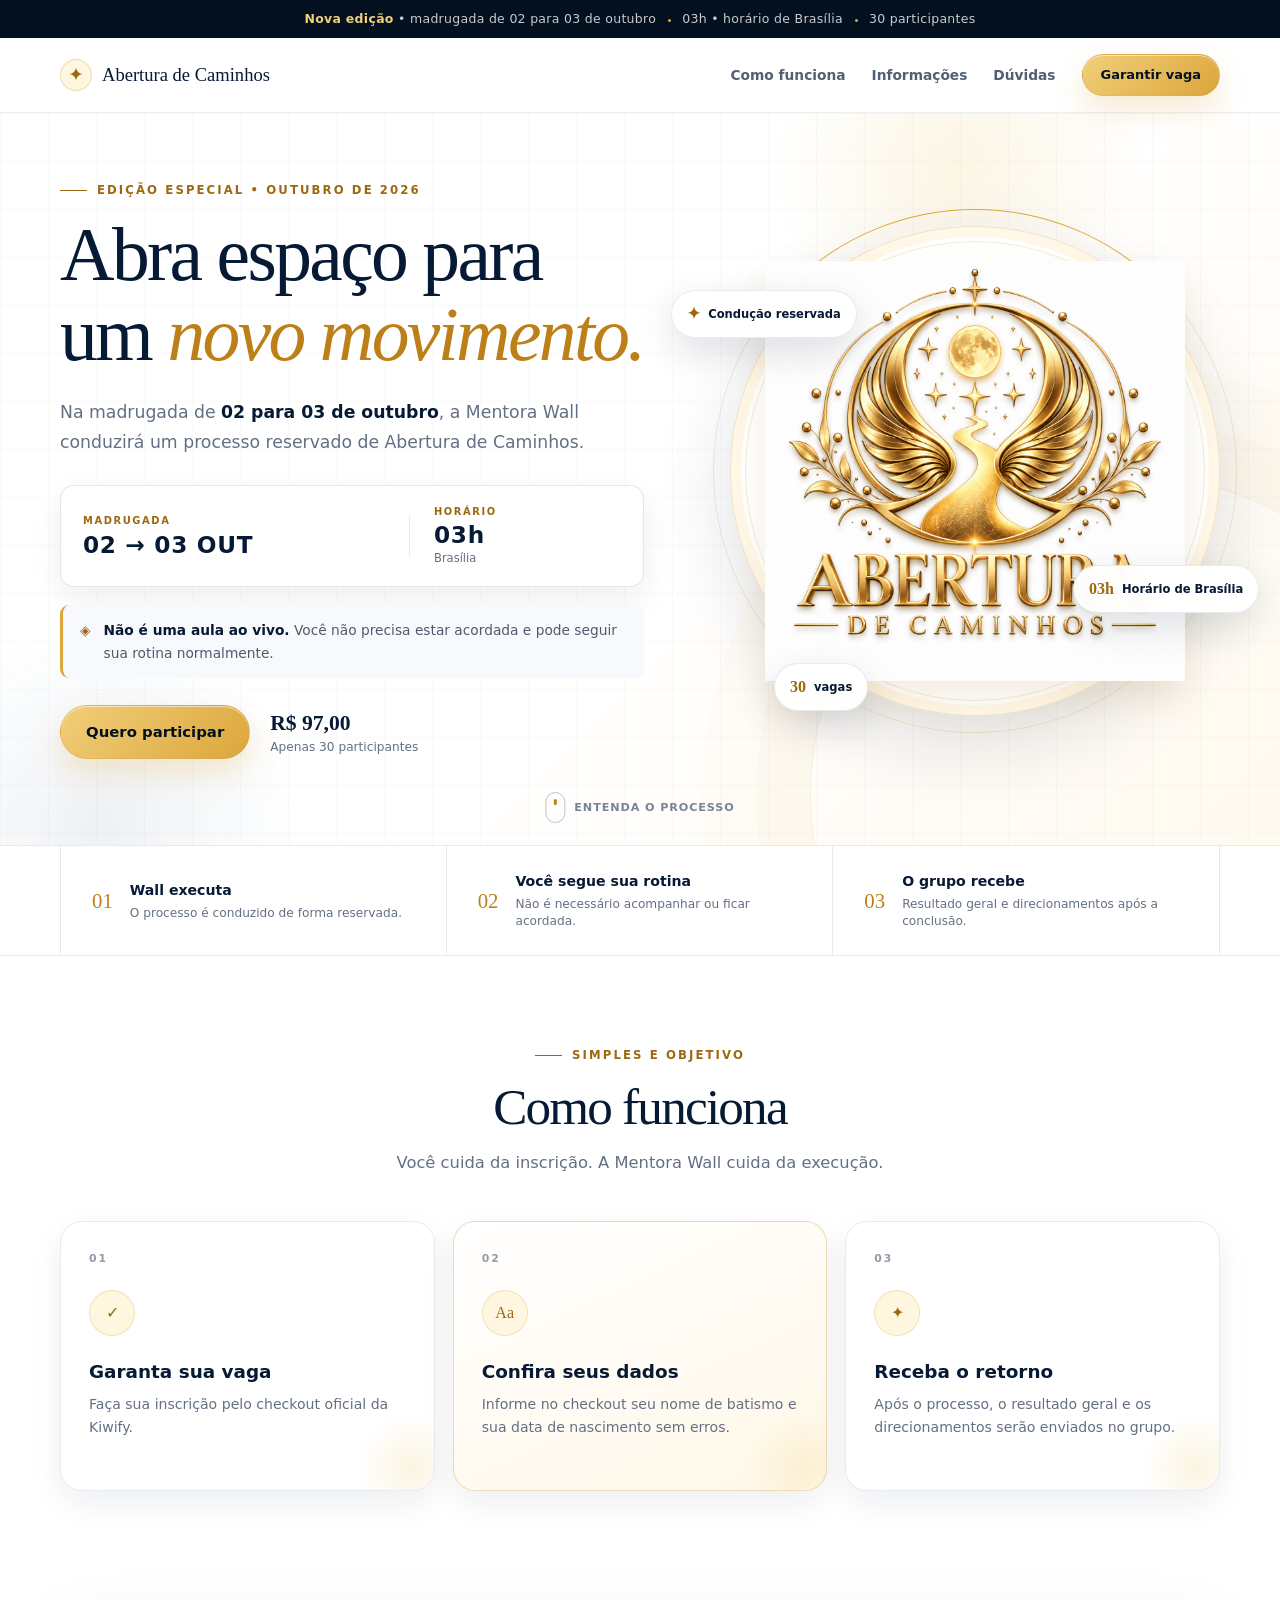
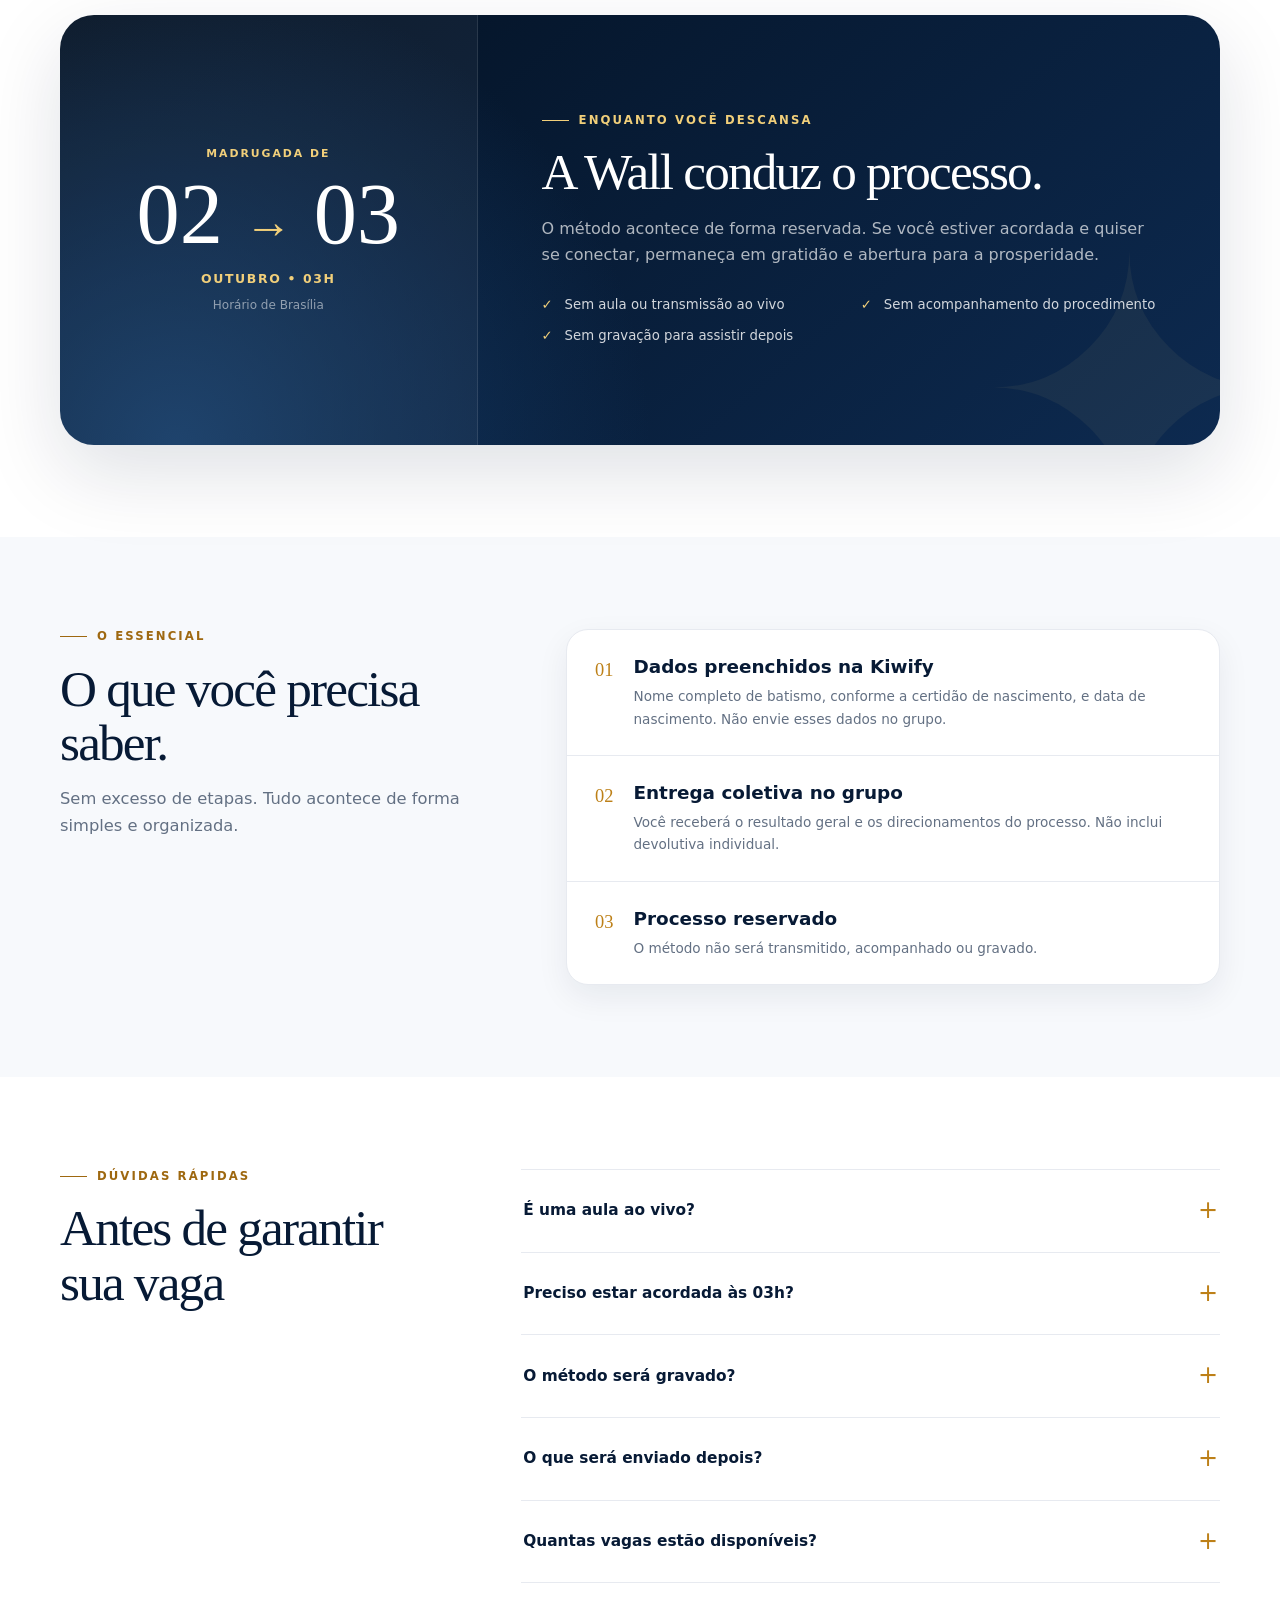
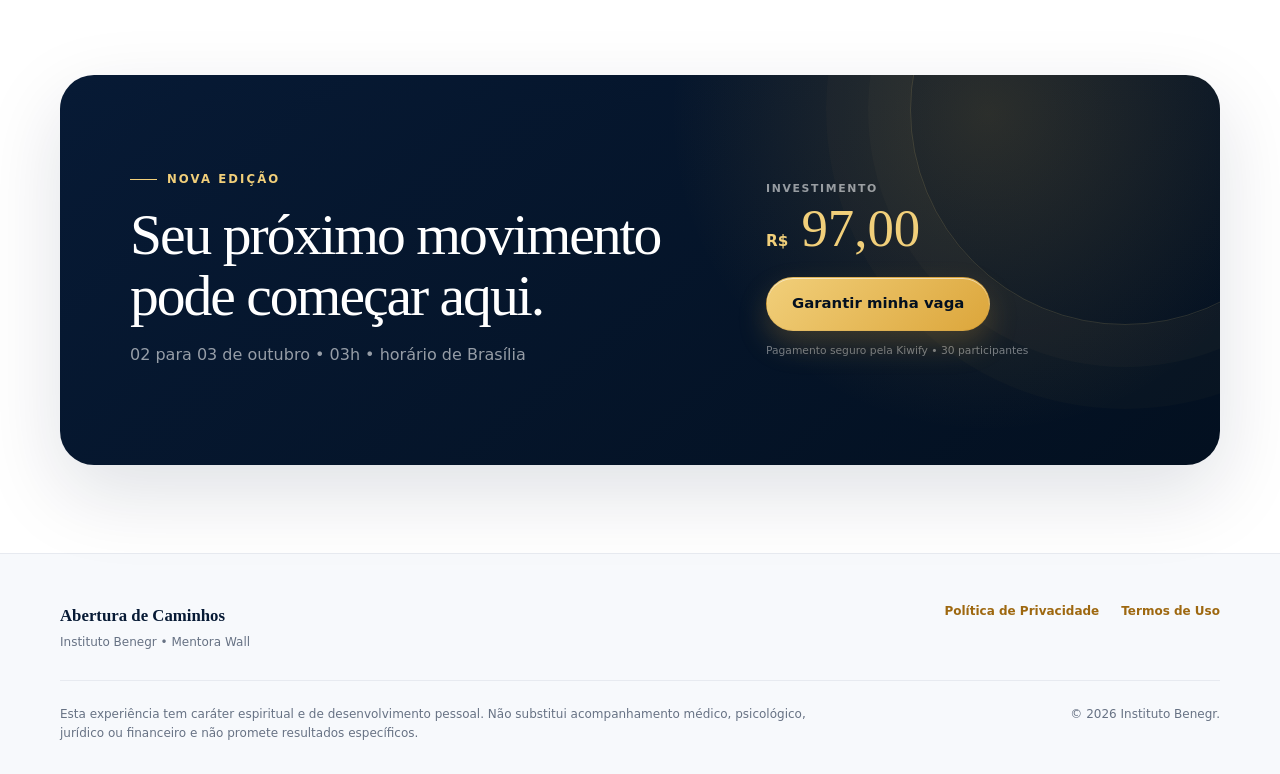
<file: index.html>
<!doctype html>
<html lang="pt-BR">
<head>
  <meta charset="utf-8">
  <meta name="viewport" content="width=device-width, initial-scale=1">
  <meta name="theme-color" content="#ffffff">

  <title>Abertura de Caminhos | Edição Outubro 2026</title>
  <meta name="description" content="Abertura de Caminhos com a Mentora Wall. Processo reservado na madrugada de 02 para 03 de outubro de 2026, às 03h, no horário de Brasília. Apenas 30 participantes.">
  <meta name="author" content="Instituto Benegr">
  <meta name="robots" content="index, follow, max-image-preview:large">
  <link rel="canonical" href="https://SEU-DOMINIO.com.br/">

  <meta property="og:locale" content="pt_BR">
  <meta property="og:type" content="website">
  <meta property="og:site_name" content="Instituto Benegr">
  <meta property="og:title" content="Abertura de Caminhos | Nova edição">
  <meta property="og:description" content="Processo reservado conduzido pela Mentora Wall na madrugada de 02 para 03 de outubro, às 03h, no horário de Brasília.">
  <meta property="og:url" content="https://SEU-DOMINIO.com.br/">
  <meta property="og:image" content="https://SEU-DOMINIO.com.br/assets/og-abertura-caminhos-1200x630.jpg">
  <meta property="og:image:secure_url" content="https://SEU-DOMINIO.com.br/assets/og-abertura-caminhos-1200x630.jpg">
  <meta property="og:image:type" content="image/jpeg">
  <meta property="og:image:width" content="1200">
  <meta property="og:image:height" content="630">
  <meta property="og:image:alt" content="Abertura de Caminhos — madrugada de 02 para 03 de outubro, às 03h, com a Mentora Wall">

  <meta name="twitter:card" content="summary_large_image">
  <meta name="twitter:title" content="Abertura de Caminhos | Nova edição">
  <meta name="twitter:description" content="Processo reservado conduzido pela Mentora Wall na madrugada de 02 para 03 de outubro, às 03h, no horário de Brasília.">
  <meta name="twitter:image" content="https://SEU-DOMINIO.com.br/assets/og-abertura-caminhos-1200x630.jpg">

  <link rel="icon" href="favicon.svg" type="image/svg+xml">
  <link rel="preload" href="assets/logo-abertura-caminhos.png" as="image">
  <link rel="stylesheet" href="assets/styles.css">
  <script src="assets/site.js" defer></script>

  <script type="application/ld+json">
  {
    "@context": "https://schema.org",
    "@graph": [
      {
        "@type": "WebSite",
        "@id": "https://SEU-DOMINIO.com.br/#website",
        "url": "https://SEU-DOMINIO.com.br/",
        "name": "Abertura de Caminhos",
        "description": "Página oficial da edição de outubro de 2026 do Abertura de Caminhos.",
        "inLanguage": "pt-BR"
      },
      {
        "@type": "Organization",
        "@id": "https://SEU-DOMINIO.com.br/#organization",
        "name": "Instituto Benegr",
        "url": "https://SEU-DOMINIO.com.br/",
        "logo": {
          "@type": "ImageObject",
          "url": "https://SEU-DOMINIO.com.br/assets/logo-abertura-caminhos.png",
          "width": 1254,
          "height": 1254
        }
      },
      {
        "@type": "Service",
        "@id": "https://SEU-DOMINIO.com.br/#service",
        "name": "Abertura de Caminhos — Edição Outubro 2026",
        "description": "Processo reservado executado pela Mentora Wall na madrugada de 02 para 03 de outubro de 2026, às 03h, no horário de Brasília.",
        "provider": { "@id": "https://SEU-DOMINIO.com.br/#organization" },
        "areaServed": "BR",
        "inLanguage": "pt-BR",
        "offers": {
          "@type": "Offer",
          "url": "https://pay.kiwify.com.br/B1V5gla?afid=iaZXciTX",
          "price": "97.00",
          "priceCurrency": "BRL",
          "availability": "https://schema.org/LimitedAvailability",
          "priceValidUntil": "2026-10-02"
        }
      },
      {
        "@type": "FAQPage",
        "@id": "https://SEU-DOMINIO.com.br/#faq",
        "mainEntity": [
          {
            "@type": "Question",
            "name": "É uma aula ou transmissão ao vivo?",
            "acceptedAnswer": { "@type": "Answer", "text": "Não. É um processo reservado, executado pela Mentora Wall, sem transmissão e sem possibilidade de acompanhamento ao vivo." }
          },
          {
            "@type": "Question",
            "name": "Preciso estar acordada às 03h?",
            "acceptedAnswer": { "@type": "Answer", "text": "Não. Você pode dormir e seguir sua rotina normalmente. Se estiver acordada e quiser, pode se conectar em gratidão e abertura para a prosperidade." }
          },
          {
            "@type": "Question",
            "name": "O processo será gravado?",
            "acceptedAnswer": { "@type": "Answer", "text": "Não. O método não será gravado e não haverá gravação ou acesso ao procedimento." }
          },
          {
            "@type": "Question",
            "name": "O que receberei após o processo?",
            "acceptedAnswer": { "@type": "Answer", "text": "Após a conclusão, serão compartilhados no grupo o resultado geral e os direcionamentos do processo." }
          }
        ]
      }
    ]
  }
  </script>
</head>
<body>
  <a class="skip-link" href="#conteudo">Ir para o conteúdo</a>
  <div class="page-progress" aria-hidden="true"><span></span></div>

  <div class="announcement">
    <div class="container announcement-inner">
      <span><strong>Nova edição</strong> • madrugada de 02 para 03 de outubro</span>
      <span>03h • horário de Brasília</span>
      <span>30 participantes</span>
    </div>
  </div>

  <header class="site-header" id="topo">
    <div class="container header-inner">
      <a class="wordmark" href="#inicio" aria-label="Abertura de Caminhos — início">
        <span class="wordmark-symbol" aria-hidden="true">✦</span>
        <span>Abertura de Caminhos</span>
      </a>
      <nav aria-label="Navegação principal">
        <a href="#como-funciona">Como funciona</a>
        <a href="#essencial">Informações</a>
        <a href="#duvidas">Dúvidas</a>
        <a class="button button-small" href="https://pay.kiwify.com.br/B1V5gla?afid=iaZXciTX" target="_blank" rel="noopener noreferrer">Garantir vaga</a>
      </nav>
    </div>
  </header>

  <main id="conteudo">
    <section class="hero" id="inicio">
      <div class="hero-glow hero-glow-one" aria-hidden="true"></div>
      <div class="hero-glow hero-glow-two" aria-hidden="true"></div>
      <div class="container hero-grid">
        <div class="hero-copy" data-reveal>
          <p class="eyebrow"><span></span> Edição especial • outubro de 2026</p>
          <h1>Abra espaço para um <em>novo movimento.</em></h1>
          <p class="hero-lead">Na madrugada de <strong>02 para 03 de outubro</strong>, a Mentora Wall conduzirá um processo reservado de Abertura de Caminhos.</p>

          <div class="date-card" aria-label="Data e horário">
            <div><small>Madrugada</small><strong>02 → 03 OUT</strong></div>
            <span aria-hidden="true"></span>
            <div><small>Horário</small><strong>03h</strong><em>Brasília</em></div>
          </div>

          <div class="hero-note">
            <span aria-hidden="true">◈</span>
            <p><strong>Não é uma aula ao vivo.</strong> Você não precisa estar acordada e pode seguir sua rotina normalmente.</p>
          </div>

          <div class="hero-actions">
            <a class="button button-primary" href="https://pay.kiwify.com.br/B1V5gla?afid=iaZXciTX" target="_blank" rel="noopener noreferrer">Quero participar</a>
            <p><strong>R$ 97,00</strong><span>Apenas 30 participantes</span></p>
          </div>
        </div>

        <div class="hero-visual" data-reveal data-delay="120">
          <div class="logo-stage" data-tilt>
            <div class="logo-halo" aria-hidden="true"></div>
            <img src="assets/logo-abertura-caminhos.png" width="1254" height="1254" alt="Logo Abertura de Caminhos">
          </div>
          <div class="floating-pill pill-one"><span>✦</span> Condução reservada</div>
          <div class="floating-pill pill-two"><span>03h</span> Horário de Brasília</div>
          <div class="floating-pill pill-three"><span>30</span> vagas</div>
        </div>
      </div>
      <a class="scroll-cue" href="#como-funciona" aria-label="Ver como funciona"><span></span> Entenda o processo</a>
    </section>

    <section class="quick-facts" aria-label="Resumo do processo">
      <div class="container quick-grid">
        <article data-reveal>
          <span>01</span>
          <div><strong>Wall executa</strong><p>O processo é conduzido de forma reservada.</p></div>
        </article>
        <article data-reveal data-delay="80">
          <span>02</span>
          <div><strong>Você segue sua rotina</strong><p>Não é necessário acompanhar ou ficar acordada.</p></div>
        </article>
        <article data-reveal data-delay="160">
          <span>03</span>
          <div><strong>O grupo recebe</strong><p>Resultado geral e direcionamentos após a conclusão.</p></div>
        </article>
      </div>
    </section>

    <section class="section process-section" id="como-funciona">
      <div class="container">
        <div class="section-heading" data-reveal>
          <p class="eyebrow"><span></span> Simples e objetivo</p>
          <h2>Como funciona</h2>
          <p>Você cuida da inscrição. A Mentora Wall cuida da execução.</p>
        </div>

        <div class="process-grid">
          <article class="process-card" data-reveal>
            <span class="process-number">01</span>
            <div class="process-icon" aria-hidden="true">✓</div>
            <h3>Garanta sua vaga</h3>
            <p>Faça sua inscrição pelo checkout oficial da Kiwify.</p>
          </article>
          <article class="process-card featured" data-reveal data-delay="100">
            <span class="process-number">02</span>
            <div class="process-icon" aria-hidden="true">Aa</div>
            <h3>Confira seus dados</h3>
            <p>Informe no checkout seu nome de batismo e sua data de nascimento sem erros.</p>
          </article>
          <article class="process-card" data-reveal data-delay="200">
            <span class="process-number">03</span>
            <div class="process-icon" aria-hidden="true">✦</div>
            <h3>Receba o retorno</h3>
            <p>Após o processo, o resultado geral e os direcionamentos serão enviados no grupo.</p>
          </article>
        </div>
      </div>
    </section>

    <section class="section clarity-section">
      <div class="container clarity-card" data-reveal>
        <div class="clarity-date">
          <small>Madrugada de</small>
          <strong>02 <em>→</em> 03</strong>
          <span>OUTUBRO • 03H</span>
          <p>Horário de Brasília</p>
        </div>
        <div class="clarity-copy">
          <p class="eyebrow"><span></span> Enquanto você descansa</p>
          <h2>A Wall conduz o processo.</h2>
          <p>O método acontece de forma reservada. Se você estiver acordada e quiser se conectar, permaneça em gratidão e abertura para a prosperidade.</p>
          <ul>
            <li>Sem aula ou transmissão ao vivo</li>
            <li>Sem acompanhamento do procedimento</li>
            <li>Sem gravação para assistir depois</li>
          </ul>
        </div>
      </div>
    </section>

    <section class="section essential-section" id="essencial">
      <div class="container essential-grid">
        <div class="section-heading" data-reveal>
          <p class="eyebrow"><span></span> O essencial</p>
          <h2>O que você precisa saber.</h2>
          <p>Sem excesso de etapas. Tudo acontece de forma simples e organizada.</p>
        </div>

        <div class="essential-list">
          <article data-reveal>
            <span>01</span>
            <div><h3>Dados preenchidos na Kiwify</h3><p>Nome completo de batismo, conforme a certidão de nascimento, e data de nascimento. Não envie esses dados no grupo.</p></div>
          </article>
          <article data-reveal data-delay="80">
            <span>02</span>
            <div><h3>Entrega coletiva no grupo</h3><p>Você receberá o resultado geral e os direcionamentos do processo. Não inclui devolutiva individual.</p></div>
          </article>
          <article data-reveal data-delay="160">
            <span>03</span>
            <div><h3>Processo reservado</h3><p>O método não será transmitido, acompanhado ou gravado.</p></div>
          </article>
        </div>
      </div>
    </section>

    <section class="section faq-section" id="duvidas">
      <div class="container faq-grid">
        <div class="section-heading" data-reveal>
          <p class="eyebrow"><span></span> Dúvidas rápidas</p>
          <h2>Antes de garantir sua vaga</h2>
        </div>
        <div class="faq-list" data-reveal>
          <details>
            <summary>É uma aula ao vivo?<span aria-hidden="true">+</span></summary>
            <p>Não. É um processo reservado executado pela Mentora Wall, sem transmissão ou acompanhamento.</p>
          </details>
          <details>
            <summary>Preciso estar acordada às 03h?<span aria-hidden="true">+</span></summary>
            <p>Não. Você pode dormir normalmente. A conexão em gratidão é opcional para quem estiver acordada.</p>
          </details>
          <details>
            <summary>O método será gravado?<span aria-hidden="true">+</span></summary>
            <p>Não. Não haverá gravação nem acesso posterior ao procedimento.</p>
          </details>
          <details>
            <summary>O que será enviado depois?<span aria-hidden="true">+</span></summary>
            <p>O grupo receberá o resultado geral e os direcionamentos coletivos do processo.</p>
          </details>
          <details>
            <summary>Quantas vagas estão disponíveis?<span aria-hidden="true">+</span></summary>
            <p>Esta edição está limitada a 30 participantes.</p>
          </details>
        </div>
      </div>
    </section>

    <section class="final-offer">
      <div class="container offer-card" data-reveal>
        <div>
          <p class="eyebrow"><span></span> Nova edição</p>
          <h2>Seu próximo movimento pode começar aqui.</h2>
          <p>02 para 03 de outubro • 03h • horário de Brasília</p>
        </div>
        <div class="offer-action">
          <small>Investimento</small>
          <strong><span>R$</span> 97,00</strong>
          <a class="button button-primary" href="https://pay.kiwify.com.br/B1V5gla?afid=iaZXciTX" target="_blank" rel="noopener noreferrer">Garantir minha vaga</a>
          <p>Pagamento seguro pela Kiwify • 30 participantes</p>
        </div>
      </div>
    </section>
  </main>

  <footer class="site-footer">
    <div class="container footer-grid">
      <div><strong>Abertura de Caminhos</strong><p>Instituto Benegr • Mentora Wall</p></div>
      <div class="footer-links">
        <a href="politica-de-privacidade.html">Política de Privacidade</a>
        <a href="termos-de-uso.html">Termos de Uso</a>
      </div>
    </div>
    <div class="container footer-bottom">
      <p>Esta experiência tem caráter espiritual e de desenvolvimento pessoal. Não substitui acompanhamento médico, psicológico, jurídico ou financeiro e não promete resultados específicos.</p>
      <p>© 2026 Instituto Benegr.</p>
    </div>
  </footer>

  <a class="mobile-cta" href="https://pay.kiwify.com.br/B1V5gla?afid=iaZXciTX" target="_blank" rel="noopener noreferrer">Garantir vaga • R$ 97</a>
</body>
</html>
</file>
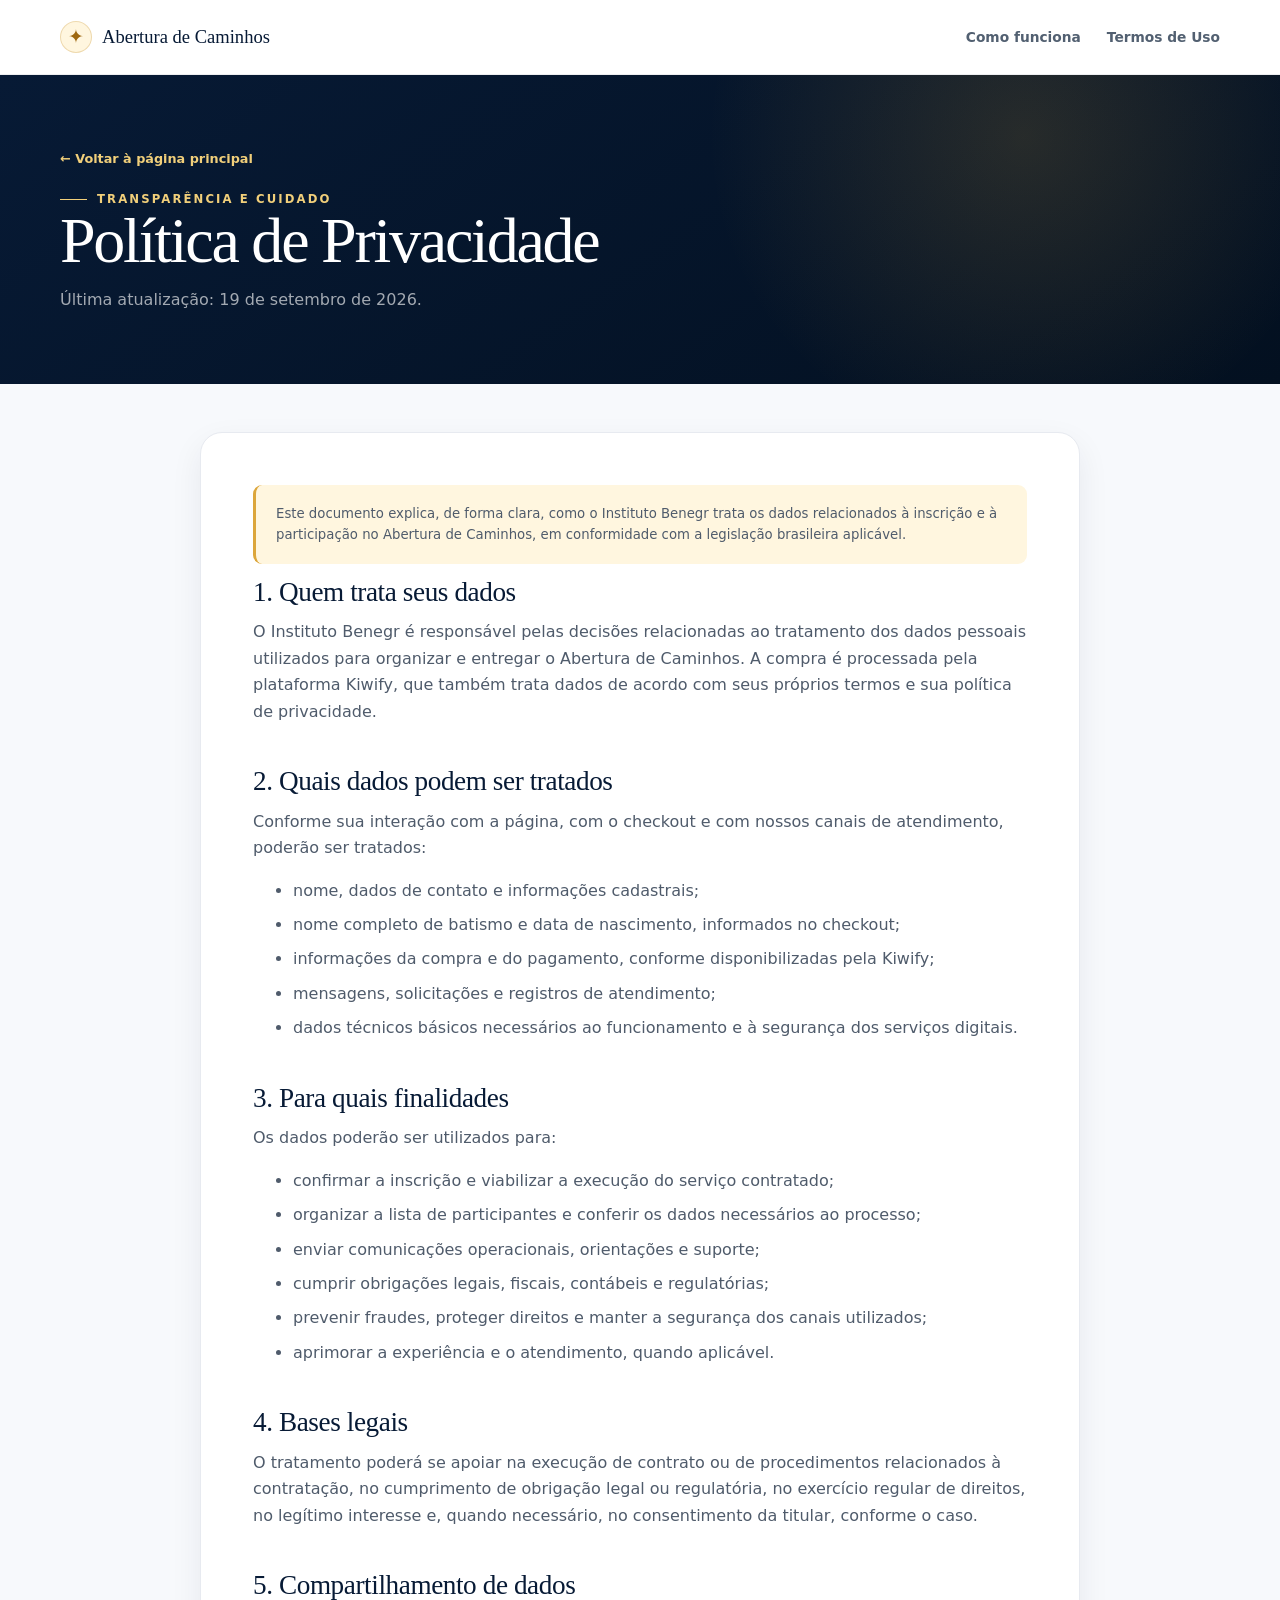
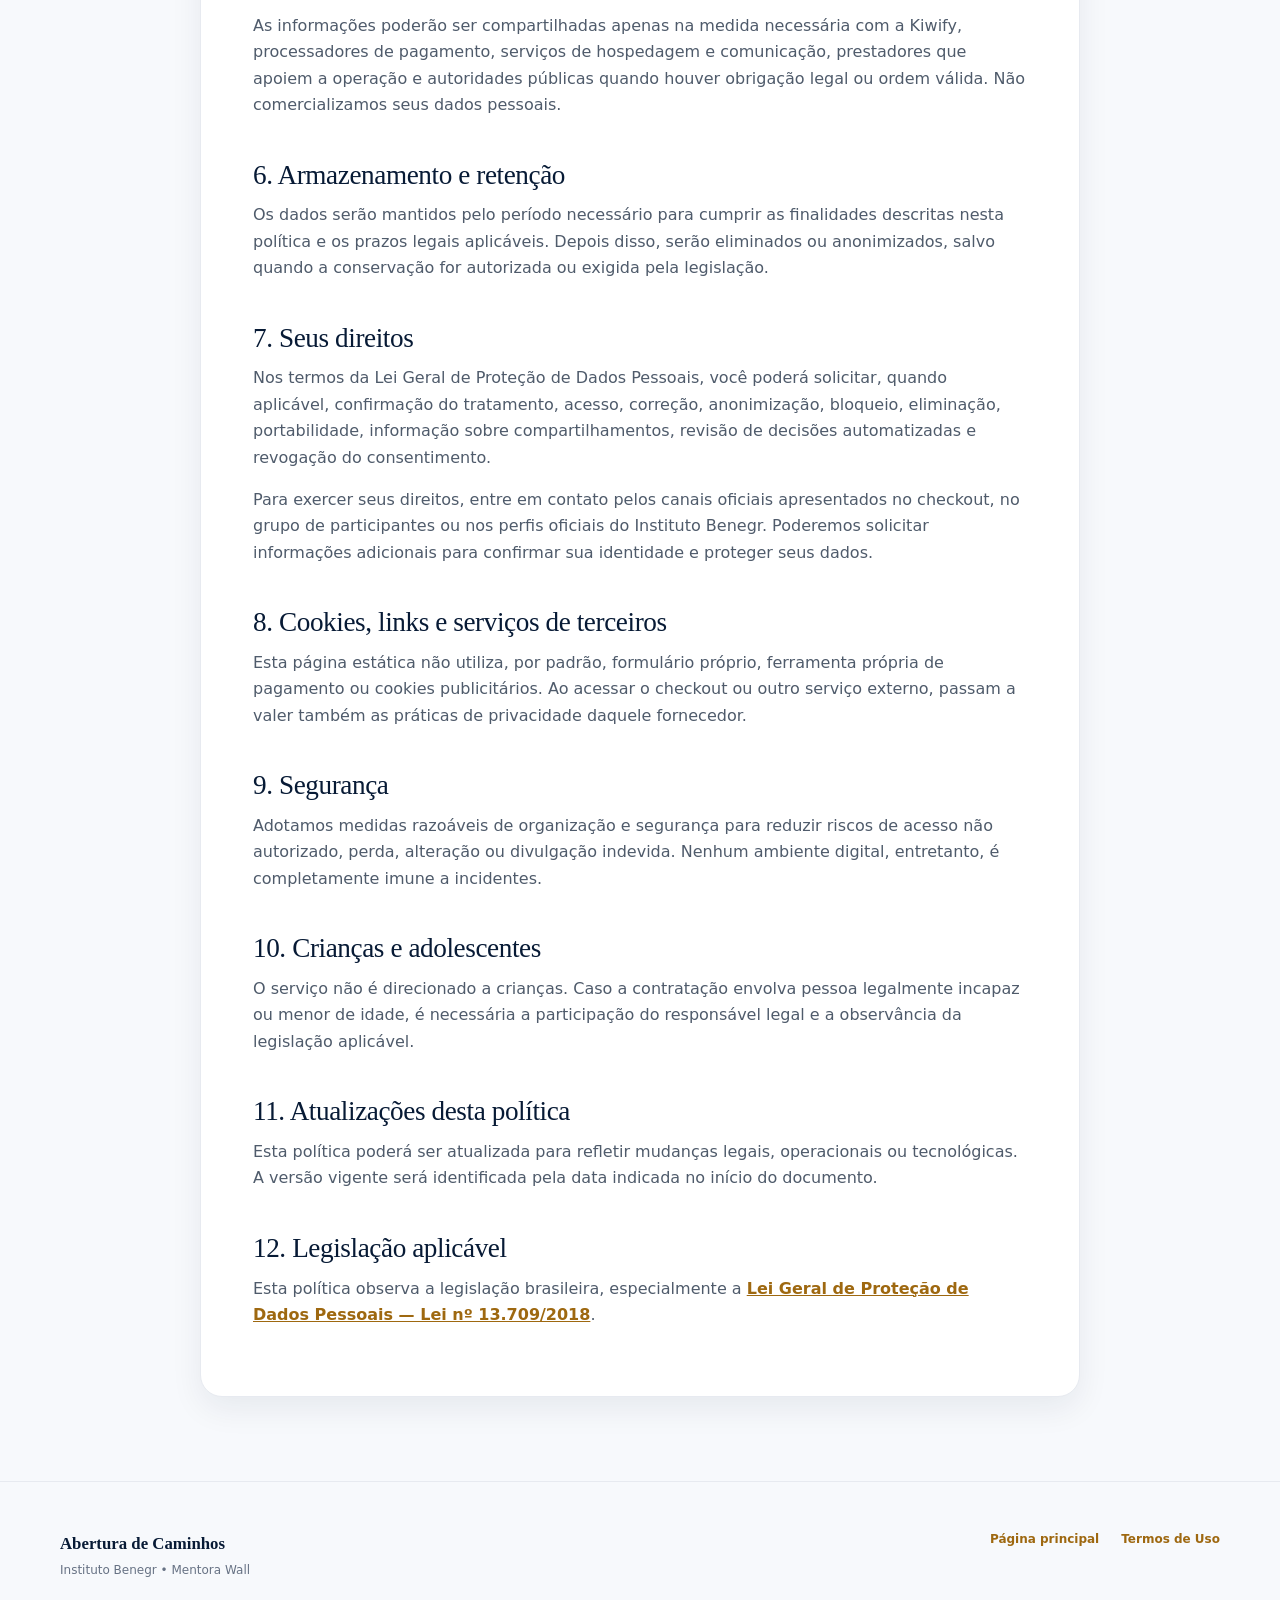
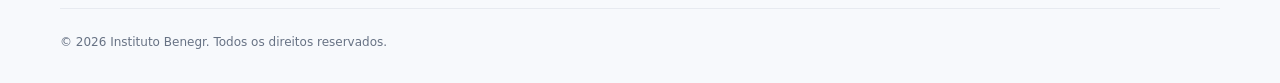
<file: politica-de-privacidade.html>
<!doctype html>
<html lang="pt-BR">
<head>
  <meta charset="utf-8">
  <meta name="viewport" content="width=device-width, initial-scale=1">
  <meta name="theme-color" content="#06152c">
  <title>Política de Privacidade | Abertura de Caminhos</title>
  <meta name="description" content="Política de Privacidade do Abertura de Caminhos e do Instituto Benegr.">
  <meta name="robots" content="index, follow">
  <link rel="canonical" href="https://SEU-DOMINIO.com.br/politica-de-privacidade.html">
  <meta property="og:locale" content="pt_BR">
  <meta property="og:type" content="website">
  <meta property="og:site_name" content="Instituto Benegr">
  <meta property="og:title" content="Política de Privacidade | Abertura de Caminhos">
  <meta property="og:description" content="Saiba como os dados pessoais são tratados no Abertura de Caminhos.">
  <meta property="og:url" content="https://SEU-DOMINIO.com.br/politica-de-privacidade.html">
  <meta property="og:image" content="https://SEU-DOMINIO.com.br/assets/og-abertura-caminhos-1200x630.jpg">
  <meta property="og:image:width" content="1200">
  <meta property="og:image:height" content="630">
  <link rel="icon" href="favicon.svg" type="image/svg+xml">
  <link rel="stylesheet" href="assets/styles.css">
  <script type="application/ld+json">
  {
    "@context": "https://schema.org",
    "@type": "WebPage",
    "name": "Política de Privacidade",
    "url": "https://SEU-DOMINIO.com.br/politica-de-privacidade.html",
    "isPartOf": { "@id": "https://SEU-DOMINIO.com.br/#website" },
    "inLanguage": "pt-BR",
    "dateModified": "2026-09-19"
  }
  </script>
</head>
<body class="legal-page">
  <header class="site-header">
    <div class="container header-inner">
      <a class="wordmark" href="index.html" aria-label="Voltar para Abertura de Caminhos">
        <span class="wordmark-symbol" aria-hidden="true">✦</span>
        <span>Abertura de Caminhos</span>
      </a>
      <nav aria-label="Navegação principal">
        <a href="index.html#como-funciona">Como funciona</a>
        <a href="termos-de-uso.html">Termos de Uso</a>
      </nav>
    </div>
  </header>

  <main>
    <section class="legal-hero">
      <div class="container">
        <a class="back-link" href="index.html">← Voltar à página principal</a>
        <p class="eyebrow"><span></span> Transparência e cuidado</p>
        <h1>Política de Privacidade</h1>
        <p>Última atualização: 19 de setembro de 2026.</p>
      </div>
    </section>

    <article class="legal-shell">
      <p class="legal-note">Este documento explica, de forma clara, como o Instituto Benegr trata os dados relacionados à inscrição e à participação no Abertura de Caminhos, em conformidade com a legislação brasileira aplicável.</p>

      <h2>1. Quem trata seus dados</h2>
      <p>O Instituto Benegr é responsável pelas decisões relacionadas ao tratamento dos dados pessoais utilizados para organizar e entregar o Abertura de Caminhos. A compra é processada pela plataforma Kiwify, que também trata dados de acordo com seus próprios termos e sua política de privacidade.</p>

      <h2>2. Quais dados podem ser tratados</h2>
      <p>Conforme sua interação com a página, com o checkout e com nossos canais de atendimento, poderão ser tratados:</p>
      <ul>
        <li>nome, dados de contato e informações cadastrais;</li>
        <li>nome completo de batismo e data de nascimento, informados no checkout;</li>
        <li>informações da compra e do pagamento, conforme disponibilizadas pela Kiwify;</li>
        <li>mensagens, solicitações e registros de atendimento;</li>
        <li>dados técnicos básicos necessários ao funcionamento e à segurança dos serviços digitais.</li>
      </ul>

      <h2>3. Para quais finalidades</h2>
      <p>Os dados poderão ser utilizados para:</p>
      <ul>
        <li>confirmar a inscrição e viabilizar a execução do serviço contratado;</li>
        <li>organizar a lista de participantes e conferir os dados necessários ao processo;</li>
        <li>enviar comunicações operacionais, orientações e suporte;</li>
        <li>cumprir obrigações legais, fiscais, contábeis e regulatórias;</li>
        <li>prevenir fraudes, proteger direitos e manter a segurança dos canais utilizados;</li>
        <li>aprimorar a experiência e o atendimento, quando aplicável.</li>
      </ul>

      <h2>4. Bases legais</h2>
      <p>O tratamento poderá se apoiar na execução de contrato ou de procedimentos relacionados à contratação, no cumprimento de obrigação legal ou regulatória, no exercício regular de direitos, no legítimo interesse e, quando necessário, no consentimento da titular, conforme o caso.</p>

      <h2>5. Compartilhamento de dados</h2>
      <p>As informações poderão ser compartilhadas apenas na medida necessária com a Kiwify, processadores de pagamento, serviços de hospedagem e comunicação, prestadores que apoiem a operação e autoridades públicas quando houver obrigação legal ou ordem válida. Não comercializamos seus dados pessoais.</p>

      <h2>6. Armazenamento e retenção</h2>
      <p>Os dados serão mantidos pelo período necessário para cumprir as finalidades descritas nesta política e os prazos legais aplicáveis. Depois disso, serão eliminados ou anonimizados, salvo quando a conservação for autorizada ou exigida pela legislação.</p>

      <h2>7. Seus direitos</h2>
      <p>Nos termos da Lei Geral de Proteção de Dados Pessoais, você poderá solicitar, quando aplicável, confirmação do tratamento, acesso, correção, anonimização, bloqueio, eliminação, portabilidade, informação sobre compartilhamentos, revisão de decisões automatizadas e revogação do consentimento.</p>
      <p>Para exercer seus direitos, entre em contato pelos canais oficiais apresentados no checkout, no grupo de participantes ou nos perfis oficiais do Instituto Benegr. Poderemos solicitar informações adicionais para confirmar sua identidade e proteger seus dados.</p>

      <h2>8. Cookies, links e serviços de terceiros</h2>
      <p>Esta página estática não utiliza, por padrão, formulário próprio, ferramenta própria de pagamento ou cookies publicitários. Ao acessar o checkout ou outro serviço externo, passam a valer também as práticas de privacidade daquele fornecedor.</p>

      <h2>9. Segurança</h2>
      <p>Adotamos medidas razoáveis de organização e segurança para reduzir riscos de acesso não autorizado, perda, alteração ou divulgação indevida. Nenhum ambiente digital, entretanto, é completamente imune a incidentes.</p>

      <h2>10. Crianças e adolescentes</h2>
      <p>O serviço não é direcionado a crianças. Caso a contratação envolva pessoa legalmente incapaz ou menor de idade, é necessária a participação do responsável legal e a observância da legislação aplicável.</p>

      <h2>11. Atualizações desta política</h2>
      <p>Esta política poderá ser atualizada para refletir mudanças legais, operacionais ou tecnológicas. A versão vigente será identificada pela data indicada no início do documento.</p>

      <h2>12. Legislação aplicável</h2>
      <p>Esta política observa a legislação brasileira, especialmente a <a href="https://www.planalto.gov.br/ccivil_03/_ato2015-2018/2018/lei/l13709.htm" target="_blank" rel="noopener noreferrer">Lei Geral de Proteção de Dados Pessoais — Lei nº 13.709/2018</a>.</p>
    </article>
  </main>

  <footer class="site-footer">
    <div class="container footer-grid">
      <div><strong>Abertura de Caminhos</strong><p>Instituto Benegr • Mentora Wall</p></div>
      <div class="footer-links"><a href="index.html">Página principal</a><a href="termos-de-uso.html">Termos de Uso</a></div>
    </div>
    <div class="container footer-disclaimer"><p>© 2026 Instituto Benegr. Todos os direitos reservados.</p></div>
  </footer>
</body>
</html>
</file>
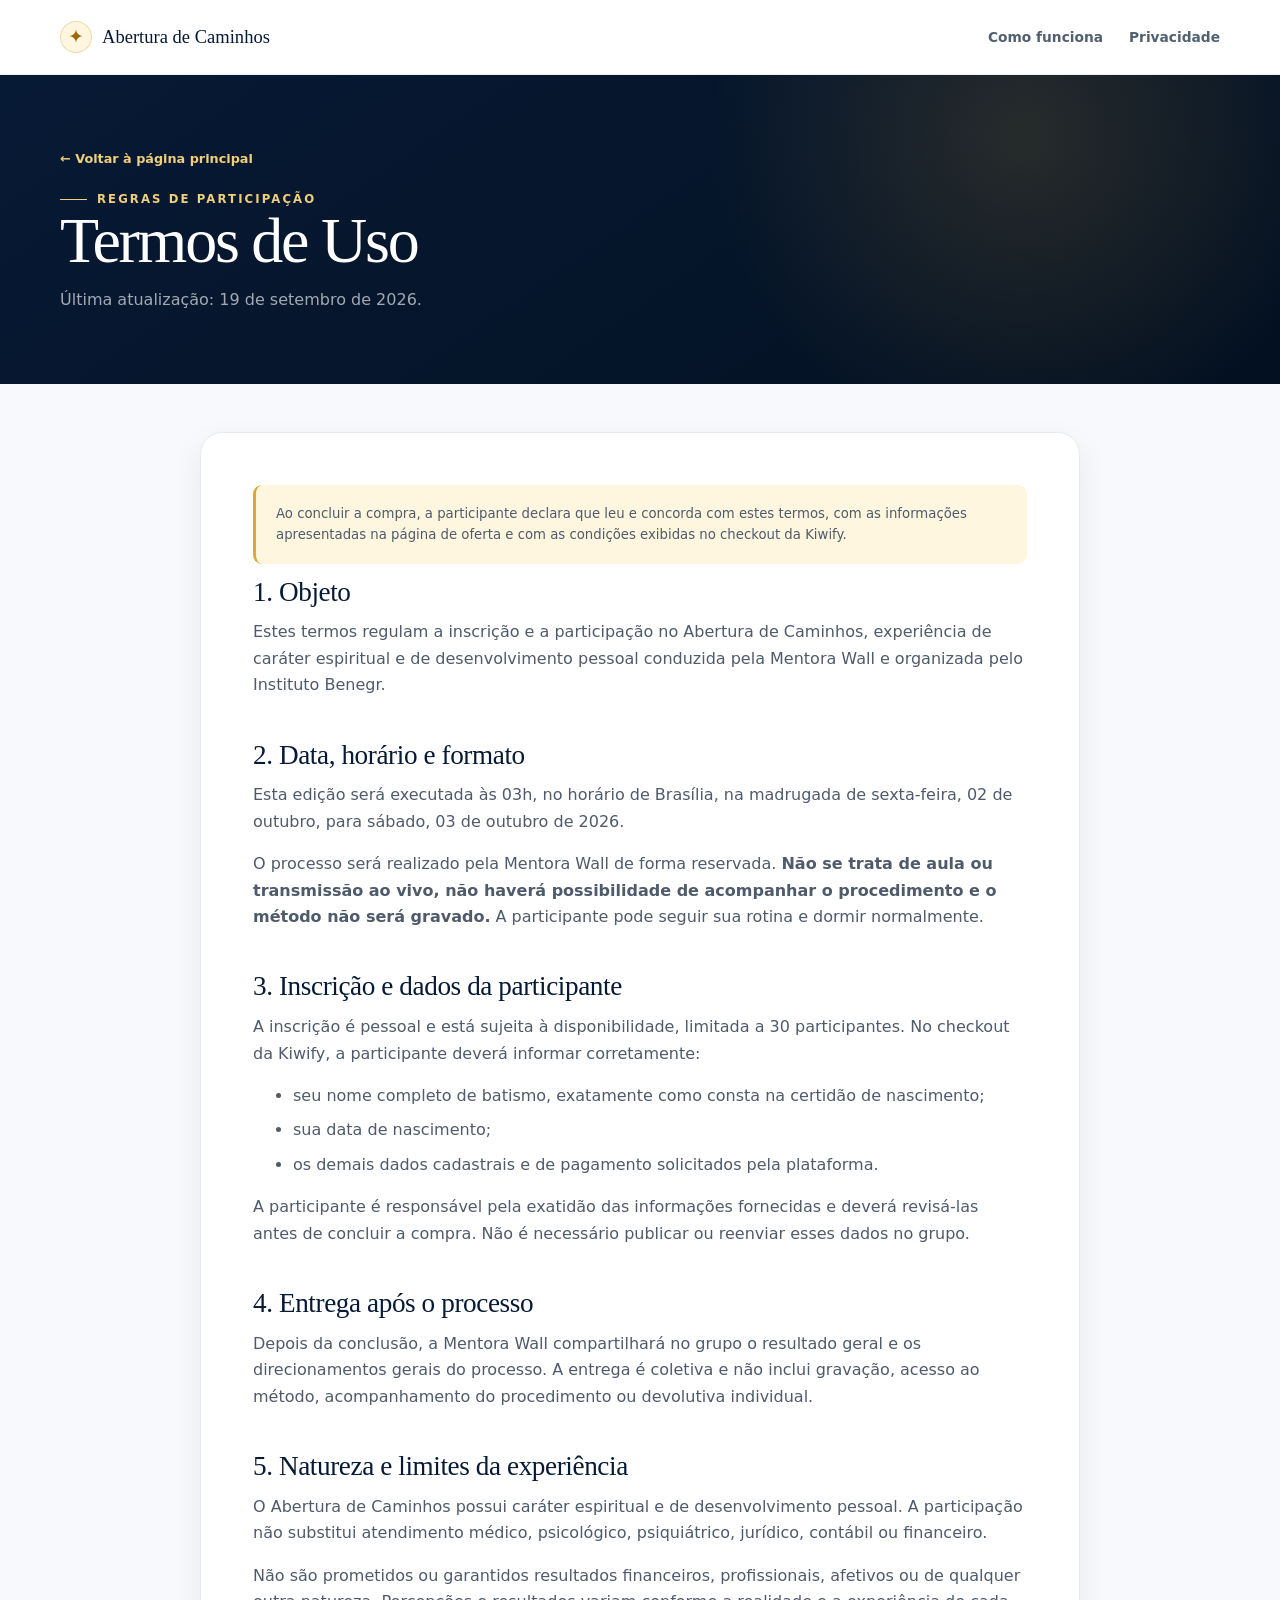
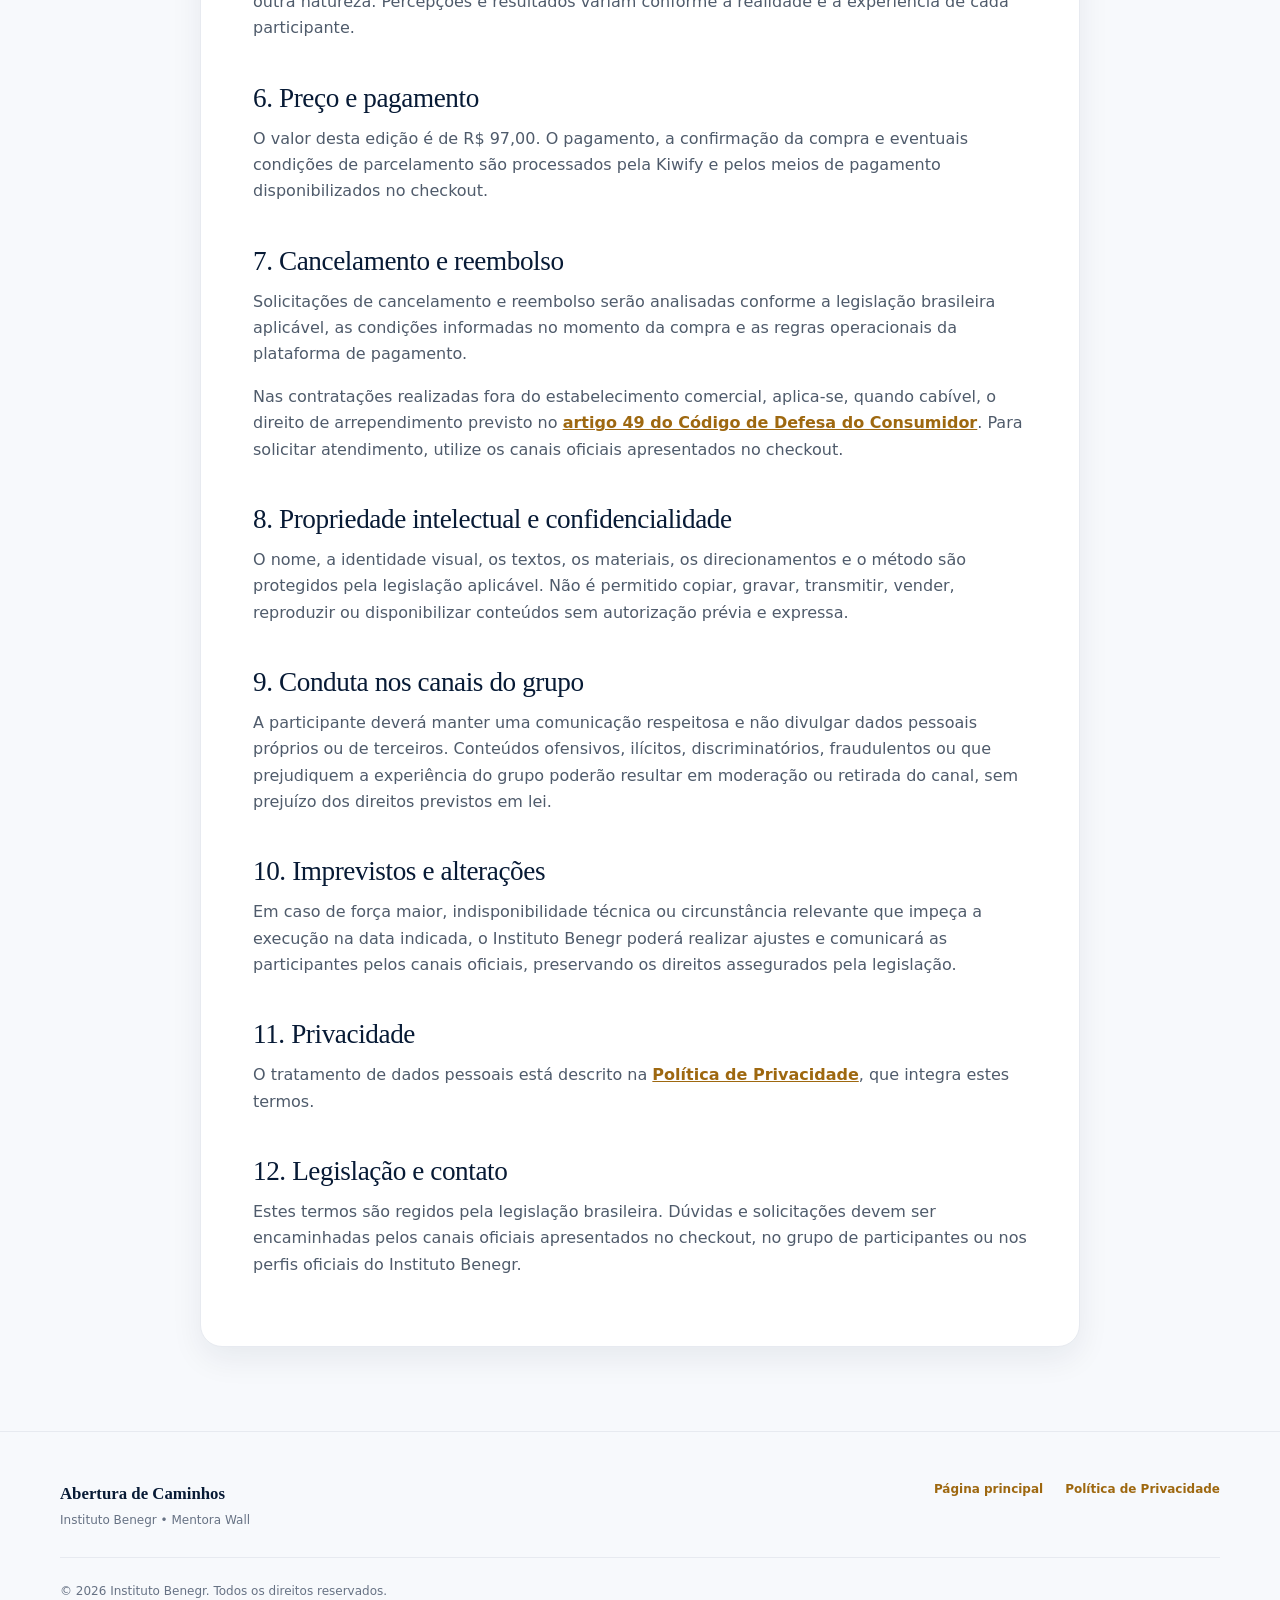
<file: termos-de-uso.html>
<!doctype html>
<html lang="pt-BR">
<head>
  <meta charset="utf-8">
  <meta name="viewport" content="width=device-width, initial-scale=1">
  <meta name="theme-color" content="#06152c">
  <title>Termos de Uso | Abertura de Caminhos</title>
  <meta name="description" content="Termos de Uso e condições de participação no Abertura de Caminhos.">
  <meta name="robots" content="index, follow">
  <link rel="canonical" href="https://SEU-DOMINIO.com.br/termos-de-uso.html">
  <meta property="og:locale" content="pt_BR">
  <meta property="og:type" content="website">
  <meta property="og:site_name" content="Instituto Benegr">
  <meta property="og:title" content="Termos de Uso | Abertura de Caminhos">
  <meta property="og:description" content="Conheça as condições de participação na edição de outubro de 2026 do Abertura de Caminhos.">
  <meta property="og:url" content="https://SEU-DOMINIO.com.br/termos-de-uso.html">
  <meta property="og:image" content="https://SEU-DOMINIO.com.br/assets/og-abertura-caminhos-1200x630.jpg">
  <meta property="og:image:width" content="1200">
  <meta property="og:image:height" content="630">
  <link rel="icon" href="favicon.svg" type="image/svg+xml">
  <link rel="stylesheet" href="assets/styles.css">
  <script type="application/ld+json">
  {
    "@context": "https://schema.org",
    "@type": "WebPage",
    "name": "Termos de Uso",
    "url": "https://SEU-DOMINIO.com.br/termos-de-uso.html",
    "isPartOf": { "@id": "https://SEU-DOMINIO.com.br/#website" },
    "inLanguage": "pt-BR",
    "dateModified": "2026-09-19"
  }
  </script>
</head>
<body class="legal-page">
  <header class="site-header">
    <div class="container header-inner">
      <a class="wordmark" href="index.html" aria-label="Voltar para Abertura de Caminhos">
        <span class="wordmark-symbol" aria-hidden="true">✦</span>
        <span>Abertura de Caminhos</span>
      </a>
      <nav aria-label="Navegação principal">
        <a href="index.html#como-funciona">Como funciona</a>
        <a href="politica-de-privacidade.html">Privacidade</a>
      </nav>
    </div>
  </header>

  <main>
    <section class="legal-hero">
      <div class="container">
        <a class="back-link" href="index.html">← Voltar à página principal</a>
        <p class="eyebrow"><span></span> Regras de participação</p>
        <h1>Termos de Uso</h1>
        <p>Última atualização: 19 de setembro de 2026.</p>
      </div>
    </section>

    <article class="legal-shell">
      <p class="legal-note">Ao concluir a compra, a participante declara que leu e concorda com estes termos, com as informações apresentadas na página de oferta e com as condições exibidas no checkout da Kiwify.</p>

      <h2>1. Objeto</h2>
      <p>Estes termos regulam a inscrição e a participação no Abertura de Caminhos, experiência de caráter espiritual e de desenvolvimento pessoal conduzida pela Mentora Wall e organizada pelo Instituto Benegr.</p>

      <h2>2. Data, horário e formato</h2>
      <p>Esta edição será executada às 03h, no horário de Brasília, na madrugada de sexta-feira, 02 de outubro, para sábado, 03 de outubro de 2026.</p>
      <p>O processo será realizado pela Mentora Wall de forma reservada. <strong>Não se trata de aula ou transmissão ao vivo, não haverá possibilidade de acompanhar o procedimento e o método não será gravado.</strong> A participante pode seguir sua rotina e dormir normalmente.</p>

      <h2>3. Inscrição e dados da participante</h2>
      <p>A inscrição é pessoal e está sujeita à disponibilidade, limitada a 30 participantes. No checkout da Kiwify, a participante deverá informar corretamente:</p>
      <ul>
        <li>seu nome completo de batismo, exatamente como consta na certidão de nascimento;</li>
        <li>sua data de nascimento;</li>
        <li>os demais dados cadastrais e de pagamento solicitados pela plataforma.</li>
      </ul>
      <p>A participante é responsável pela exatidão das informações fornecidas e deverá revisá-las antes de concluir a compra. Não é necessário publicar ou reenviar esses dados no grupo.</p>

      <h2>4. Entrega após o processo</h2>
      <p>Depois da conclusão, a Mentora Wall compartilhará no grupo o resultado geral e os direcionamentos gerais do processo. A entrega é coletiva e não inclui gravação, acesso ao método, acompanhamento do procedimento ou devolutiva individual.</p>

      <h2>5. Natureza e limites da experiência</h2>
      <p>O Abertura de Caminhos possui caráter espiritual e de desenvolvimento pessoal. A participação não substitui atendimento médico, psicológico, psiquiátrico, jurídico, contábil ou financeiro.</p>
      <p>Não são prometidos ou garantidos resultados financeiros, profissionais, afetivos ou de qualquer outra natureza. Percepções e resultados variam conforme a realidade e a experiência de cada participante.</p>

      <h2>6. Preço e pagamento</h2>
      <p>O valor desta edição é de R$ 97,00. O pagamento, a confirmação da compra e eventuais condições de parcelamento são processados pela Kiwify e pelos meios de pagamento disponibilizados no checkout.</p>

      <h2>7. Cancelamento e reembolso</h2>
      <p>Solicitações de cancelamento e reembolso serão analisadas conforme a legislação brasileira aplicável, as condições informadas no momento da compra e as regras operacionais da plataforma de pagamento.</p>
      <p>Nas contratações realizadas fora do estabelecimento comercial, aplica-se, quando cabível, o direito de arrependimento previsto no <a href="https://www.planalto.gov.br/ccivil_03/leis/l8078compilado.htm#art49" target="_blank" rel="noopener noreferrer">artigo 49 do Código de Defesa do Consumidor</a>. Para solicitar atendimento, utilize os canais oficiais apresentados no checkout.</p>

      <h2>8. Propriedade intelectual e confidencialidade</h2>
      <p>O nome, a identidade visual, os textos, os materiais, os direcionamentos e o método são protegidos pela legislação aplicável. Não é permitido copiar, gravar, transmitir, vender, reproduzir ou disponibilizar conteúdos sem autorização prévia e expressa.</p>

      <h2>9. Conduta nos canais do grupo</h2>
      <p>A participante deverá manter uma comunicação respeitosa e não divulgar dados pessoais próprios ou de terceiros. Conteúdos ofensivos, ilícitos, discriminatórios, fraudulentos ou que prejudiquem a experiência do grupo poderão resultar em moderação ou retirada do canal, sem prejuízo dos direitos previstos em lei.</p>

      <h2>10. Imprevistos e alterações</h2>
      <p>Em caso de força maior, indisponibilidade técnica ou circunstância relevante que impeça a execução na data indicada, o Instituto Benegr poderá realizar ajustes e comunicará as participantes pelos canais oficiais, preservando os direitos assegurados pela legislação.</p>

      <h2>11. Privacidade</h2>
      <p>O tratamento de dados pessoais está descrito na <a href="politica-de-privacidade.html">Política de Privacidade</a>, que integra estes termos.</p>

      <h2>12. Legislação e contato</h2>
      <p>Estes termos são regidos pela legislação brasileira. Dúvidas e solicitações devem ser encaminhadas pelos canais oficiais apresentados no checkout, no grupo de participantes ou nos perfis oficiais do Instituto Benegr.</p>
    </article>
  </main>

  <footer class="site-footer">
    <div class="container footer-grid">
      <div><strong>Abertura de Caminhos</strong><p>Instituto Benegr • Mentora Wall</p></div>
      <div class="footer-links"><a href="index.html">Página principal</a><a href="politica-de-privacidade.html">Política de Privacidade</a></div>
    </div>
    <div class="container footer-disclaimer"><p>© 2026 Instituto Benegr. Todos os direitos reservados.</p></div>
  </footer>
</body>
</html>
</file>
<file: assets/styles.css>
:root {
  --navy-950: #031020;
  --navy-900: #071a35;
  --navy-800: #0d2a50;
  --navy-700: #17406f;
  --gold-700: #9e6810;
  --gold-600: #bd8018;
  --gold-500: #dca63b;
  --gold-300: #f1cf7a;
  --gold-100: #fff6df;
  --ink: #121b2a;
  --muted: #637083;
  --line: #e7eaf0;
  --soft: #f7f9fc;
  --white: #ffffff;
  --shadow-sm: 0 12px 32px rgba(7, 26, 53, .07);
  --shadow-lg: 0 28px 80px rgba(7, 26, 53, .13);
  --radius-sm: 14px;
  --radius-md: 22px;
  --radius-lg: 34px;
  --container: 1160px;
}

*,
*::before,
*::after {
  box-sizing: border-box;
}

html {
  scroll-behavior: smooth;
  scroll-padding-top: 90px;
}

body {
  margin: 0;
  overflow-x: hidden;
  color: var(--ink);
  background: var(--white);
  font-family: Inter, ui-sans-serif, system-ui, -apple-system, BlinkMacSystemFont, "Segoe UI", sans-serif;
  font-size: 16px;
  line-height: 1.65;
  text-rendering: optimizeLegibility;
  -webkit-font-smoothing: antialiased;
}

img {
  display: block;
  max-width: 100%;
}

a {
  color: inherit;
}

h1,
h2,
h3,
p {
  margin-top: 0;
}

h1,
h2 {
  font-family: Georgia, "Times New Roman", serif;
  font-weight: 500;
  line-height: 1.06;
  letter-spacing: -.035em;
}

h1 {
  max-width: 690px;
  margin-bottom: 22px;
  color: var(--navy-900);
  font-size: clamp(3.15rem, 5.9vw, 5rem);
}

h1 em {
  color: var(--gold-600);
  font-weight: inherit;
}

h2 {
  margin-bottom: 16px;
  color: var(--navy-900);
  font-size: clamp(2.3rem, 4vw, 3.55rem);
}

h3 {
  color: var(--navy-900);
  font-size: 1.15rem;
  line-height: 1.3;
}

.container {
  width: min(calc(100% - 40px), var(--container));
  margin-inline: auto;
}

.skip-link {
  position: fixed;
  z-index: 999;
  top: 10px;
  left: 10px;
  padding: 10px 16px;
  color: var(--navy-950);
  background: var(--gold-300);
  border-radius: 10px;
  font-weight: 800;
  transform: translateY(-160%);
}

.skip-link:focus {
  transform: translateY(0);
}

.page-progress {
  position: fixed;
  z-index: 100;
  top: 0;
  right: 0;
  left: 0;
  height: 3px;
  pointer-events: none;
}

.page-progress span {
  display: block;
  width: 0;
  height: 100%;
  background: linear-gradient(90deg, var(--gold-500), var(--gold-300));
  box-shadow: 0 0 12px rgba(220, 166, 59, .5);
}

.announcement {
  position: relative;
  z-index: 30;
  color: rgba(255, 255, 255, .78);
  background: var(--navy-950);
  font-size: .78rem;
  letter-spacing: .025em;
}

.announcement-inner {
  display: flex;
  min-height: 38px;
  align-items: center;
  justify-content: center;
  flex-wrap: wrap;
  gap: 26px;
  text-align: center;
}

.announcement-inner span + span {
  position: relative;
}

.announcement-inner span + span::before {
  content: "";
  position: absolute;
  top: 50%;
  left: -14px;
  width: 3px;
  height: 3px;
  background: var(--gold-500);
  border-radius: 50%;
}

.announcement strong {
  color: var(--gold-300);
}

.site-header {
  position: sticky;
  z-index: 50;
  top: 0;
  background: rgba(255, 255, 255, .92);
  border-bottom: 1px solid rgba(7, 26, 53, .07);
  backdrop-filter: blur(16px);
  transition: box-shadow .25s ease, background-color .25s ease;
}

.site-header.is-scrolled {
  background: rgba(255, 255, 255, .97);
  box-shadow: 0 12px 35px rgba(7, 26, 53, .08);
}

.header-inner {
  display: flex;
  min-height: 74px;
  align-items: center;
  justify-content: space-between;
  gap: 24px;
}

.wordmark {
  display: inline-flex;
  align-items: center;
  gap: 10px;
  color: var(--navy-900);
  font-family: Georgia, "Times New Roman", serif;
  font-size: 1.16rem;
  text-decoration: none;
}

.wordmark-symbol {
  display: grid;
  width: 32px;
  height: 32px;
  place-items: center;
  color: var(--gold-700);
  background: var(--gold-100);
  border: 1px solid rgba(189, 128, 24, .25);
  border-radius: 50%;
}

nav {
  display: flex;
  align-items: center;
  gap: 26px;
}

nav > a:not(.button) {
  color: #526071;
  font-size: .86rem;
  font-weight: 700;
  text-decoration: none;
  transition: color .2s ease;
}

nav > a:not(.button):hover,
nav > a:not(.button):focus-visible {
  color: var(--gold-700);
}

.button {
  position: relative;
  overflow: hidden;
  display: inline-flex;
  min-height: 54px;
  align-items: center;
  justify-content: center;
  padding: 14px 25px;
  color: var(--navy-950);
  background: linear-gradient(135deg, var(--gold-300), var(--gold-500));
  border: 1px solid rgba(158, 104, 16, .15);
  border-radius: 999px;
  box-shadow: 0 14px 30px rgba(220, 166, 59, .23), inset 0 1px 0 rgba(255, 255, 255, .55);
  font-size: .93rem;
  font-weight: 850;
  line-height: 1.2;
  text-align: center;
  text-decoration: none;
  transition: transform .22s ease, box-shadow .22s ease, filter .22s ease;
}

.button::after {
  content: "";
  position: absolute;
  top: -80%;
  left: -45%;
  width: 30%;
  height: 260%;
  background: rgba(255, 255, 255, .38);
  transform: rotate(24deg) translateX(-300%);
  transition: transform .55s ease;
}

.button:hover,
.button:focus-visible {
  transform: translateY(-2px);
  box-shadow: 0 18px 38px rgba(220, 166, 59, .3), inset 0 1px 0 rgba(255, 255, 255, .55);
  filter: saturate(1.08);
}

.button:hover::after,
.button:focus-visible::after {
  transform: rotate(24deg) translateX(640%);
}

.button-small {
  min-height: 42px;
  padding: 10px 18px;
  font-size: .81rem;
}

.hero {
  position: relative;
  overflow: hidden;
  min-height: 700px;
  background:
    linear-gradient(rgba(7, 26, 53, .025) 1px, transparent 1px),
    linear-gradient(90deg, rgba(7, 26, 53, .025) 1px, transparent 1px),
    linear-gradient(135deg, #fff 0%, #fff 56%, #fffaf0 100%);
  background-size: 48px 48px, 48px 48px, auto;
}

.hero::after {
  content: "";
  position: absolute;
  right: -170px;
  bottom: -270px;
  width: 640px;
  height: 640px;
  border: 1px solid rgba(189, 128, 24, .12);
  border-radius: 50%;
  box-shadow: 0 0 0 54px rgba(189, 128, 24, .025), 0 0 0 108px rgba(189, 128, 24, .018);
  pointer-events: none;
  animation: orbit-pulse 8s ease-in-out infinite;
}

.hero-glow {
  position: absolute;
  pointer-events: none;
  border-radius: 50%;
  filter: blur(2px);
}

.hero-glow-one {
  top: -140px;
  right: 10%;
  width: 390px;
  height: 390px;
  background: radial-gradient(circle, rgba(241, 207, 122, .2), transparent 68%);
  animation: drift 10s ease-in-out infinite;
}

.hero-glow-two {
  bottom: -190px;
  left: -110px;
  width: 420px;
  height: 420px;
  background: radial-gradient(circle, rgba(23, 64, 111, .07), transparent 68%);
  animation: drift 12s ease-in-out -3s infinite reverse;
}

.hero-grid {
  position: relative;
  z-index: 2;
  display: grid;
  min-height: 690px;
  grid-template-columns: 1.07fr .93fr;
  align-items: center;
  gap: 68px;
  padding-block: 70px 86px;
}

.eyebrow {
  display: flex;
  align-items: center;
  gap: 10px;
  margin-bottom: 17px;
  color: var(--gold-700);
  font-size: .73rem;
  font-weight: 900;
  letter-spacing: .18em;
  line-height: 1.3;
  text-transform: uppercase;
}

.eyebrow > span {
  width: 27px;
  height: 1px;
  background: currentColor;
}

.hero-lead {
  max-width: 640px;
  margin-bottom: 27px;
  color: var(--muted);
  font-size: 1.08rem;
  line-height: 1.75;
}

.hero-lead strong {
  color: var(--navy-900);
}

.date-card {
  display: grid;
  max-width: 610px;
  grid-template-columns: 1fr 1px .62fr;
  align-items: center;
  gap: 24px;
  margin-bottom: 18px;
  padding: 18px 22px;
  background: #fff;
  border: 1px solid rgba(7, 26, 53, .1);
  border-radius: var(--radius-sm);
  box-shadow: var(--shadow-sm);
}

.date-card > div {
  display: flex;
  flex-direction: column;
}

.date-card > span {
  width: 1px;
  height: 42px;
  background: var(--line);
}

.date-card small {
  color: var(--gold-700);
  font-size: .62rem;
  font-weight: 900;
  letter-spacing: .16em;
  text-transform: uppercase;
}

.date-card strong {
  color: var(--navy-900);
  font-size: 1.45rem;
  line-height: 1.25;
  letter-spacing: .03em;
}

.date-card em {
  color: var(--muted);
  font-size: .72rem;
  font-style: normal;
}

.hero-note {
  display: flex;
  max-width: 610px;
  align-items: flex-start;
  gap: 13px;
  margin-bottom: 27px;
  padding: 14px 17px;
  color: #4f5b6b;
  background: var(--soft);
  border-left: 3px solid var(--gold-500);
  border-radius: 9px;
  font-size: .86rem;
}

.hero-note > span {
  flex: 0 0 auto;
  color: var(--gold-700);
}

.hero-note p {
  margin: 0;
}

.hero-note strong {
  color: var(--navy-900);
}

.hero-actions {
  display: flex;
  align-items: center;
  gap: 20px;
}

.hero-actions > p {
  display: flex;
  margin: 0;
  flex-direction: column;
  color: var(--muted);
  font-size: .76rem;
  line-height: 1.45;
}

.hero-actions > p strong {
  color: var(--navy-900);
  font-family: Georgia, "Times New Roman", serif;
  font-size: 1.35rem;
}

.hero-visual {
  position: relative;
  width: min(100%, 490px);
  justify-self: end;
}

.logo-stage {
  position: relative;
  display: grid;
  width: 100%;
  aspect-ratio: 1 / 1;
  place-items: center;
  padding: 34px;
  background: rgba(255, 255, 255, .94);
  border: 1px solid rgba(189, 128, 24, .23);
  border-radius: 50%;
  box-shadow: var(--shadow-lg), inset 0 0 0 10px rgba(255, 246, 223, .7);
  transform-style: preserve-3d;
  transition: transform .18s ease-out;
}

.logo-stage::before,
.logo-stage::after {
  content: "";
  position: absolute;
  border: 1px solid rgba(189, 128, 24, .16);
  border-radius: 50%;
  pointer-events: none;
}

.logo-stage::before {
  inset: -18px;
  animation: slow-spin 24s linear infinite;
  border-top-color: var(--gold-500);
}

.logo-stage::after {
  inset: 14px;
}

.logo-stage img {
  position: relative;
  z-index: 2;
  width: 100%;
  height: auto;
  max-height: 100%;
  aspect-ratio: 1 / 1;
  object-fit: contain;
  object-position: center;
  filter: drop-shadow(0 18px 18px rgba(158, 104, 16, .12));
  transform: translateZ(20px);
}

.logo-halo {
  position: absolute;
  inset: 14%;
  background: radial-gradient(circle, rgba(241, 207, 122, .18), transparent 68%);
  border-radius: 50%;
  animation: halo 5s ease-in-out infinite;
}

.floating-pill {
  position: absolute;
  z-index: 5;
  display: flex;
  align-items: center;
  gap: 8px;
  padding: 10px 15px;
  color: var(--navy-900);
  background: rgba(255, 255, 255, .96);
  border: 1px solid rgba(7, 26, 53, .09);
  border-radius: 999px;
  box-shadow: 0 14px 38px rgba(7, 26, 53, .13);
  font-size: .72rem;
  font-weight: 800;
  white-space: nowrap;
  backdrop-filter: blur(12px);
}

.floating-pill span {
  color: var(--gold-700);
  font-family: Georgia, "Times New Roman", serif;
  font-size: 1rem;
}

.pill-one {
  top: 13%;
  left: -12%;
  animation: float 5.8s ease-in-out infinite;
}

.pill-two {
  right: -8%;
  bottom: 21%;
  animation: float 6.4s ease-in-out -1.5s infinite;
}

.pill-three {
  bottom: 1%;
  left: 9%;
  animation: float 5.2s ease-in-out -.7s infinite;
}

.scroll-cue {
  position: absolute;
  z-index: 3;
  bottom: 22px;
  left: 50%;
  display: inline-flex;
  align-items: center;
  gap: 9px;
  color: #788395;
  font-size: .7rem;
  font-weight: 700;
  letter-spacing: .08em;
  text-decoration: none;
  text-transform: uppercase;
  transform: translateX(-50%);
}

.scroll-cue span {
  position: relative;
  width: 20px;
  height: 31px;
  border: 1px solid rgba(7, 26, 53, .25);
  border-radius: 999px;
}

.scroll-cue span::after {
  content: "";
  position: absolute;
  top: 6px;
  left: 50%;
  width: 3px;
  height: 6px;
  background: var(--gold-600);
  border-radius: 999px;
  transform: translateX(-50%);
  animation: scroll-dot 1.8s ease-in-out infinite;
}

.quick-facts {
  position: relative;
  z-index: 5;
  background: #fff;
  border-top: 1px solid var(--line);
  border-bottom: 1px solid var(--line);
}

.quick-grid {
  display: grid;
  grid-template-columns: repeat(3, 1fr);
}

.quick-grid article {
  display: flex;
  min-height: 108px;
  align-items: center;
  gap: 17px;
  padding: 24px 31px;
  border-right: 1px solid var(--line);
}

.quick-grid article:first-child {
  border-left: 1px solid var(--line);
}

.quick-grid article > span {
  color: var(--gold-600);
  font-family: Georgia, "Times New Roman", serif;
  font-size: 1.3rem;
}

.quick-grid strong {
  display: block;
  color: var(--navy-900);
  font-size: .88rem;
}

.quick-grid p {
  margin: 2px 0 0;
  color: var(--muted);
  font-size: .76rem;
  line-height: 1.45;
}

.section {
  padding-block: 92px;
}

.section-heading {
  max-width: 620px;
}

.section-heading > p:last-child {
  margin-bottom: 0;
  color: var(--muted);
  font-size: 1.02rem;
}

.process-section .section-heading {
  margin: 0 auto 44px;
  text-align: center;
}

.process-section .eyebrow {
  justify-content: center;
}

.process-grid {
  display: grid;
  grid-template-columns: repeat(3, 1fr);
  gap: 18px;
}

.process-card {
  position: relative;
  overflow: hidden;
  min-height: 270px;
  padding: 28px;
  background: #fff;
  border: 1px solid var(--line);
  border-radius: var(--radius-md);
  box-shadow: var(--shadow-sm);
  transition: transform .25s ease, box-shadow .25s ease, border-color .25s ease;
}

.process-card:hover {
  border-color: rgba(189, 128, 24, .32);
  box-shadow: var(--shadow-lg);
  transform: translateY(-6px);
}

.process-card.featured {
  background: linear-gradient(155deg, #fff, #fff8e8);
  border-color: rgba(189, 128, 24, .28);
}

.process-card::after {
  content: "";
  position: absolute;
  right: -35px;
  bottom: -35px;
  width: 115px;
  height: 115px;
  background: radial-gradient(circle, rgba(241, 207, 122, .22), transparent 68%);
  border-radius: 50%;
}

.process-number {
  display: block;
  margin-bottom: 22px;
  color: #929aaa;
  font-size: .68rem;
  font-weight: 900;
  letter-spacing: .18em;
}

.process-icon {
  display: grid;
  width: 46px;
  height: 46px;
  margin-bottom: 24px;
  place-items: center;
  color: var(--gold-700);
  background: var(--gold-100);
  border: 1px solid rgba(189, 128, 24, .18);
  border-radius: 50%;
  font-family: Georgia, "Times New Roman", serif;
}

.process-card h3 {
  margin-bottom: 9px;
}

.process-card p {
  margin: 0;
  color: var(--muted);
  font-size: .88rem;
}

.clarity-section {
  padding-block: 32px 92px;
}

.clarity-card {
  position: relative;
  overflow: hidden;
  display: grid;
  grid-template-columns: .72fr 1.28fr;
  align-items: center;
  min-height: 430px;
  color: #fff;
  background:
    radial-gradient(circle at 10% 100%, rgba(23, 64, 111, .85), transparent 42%),
    linear-gradient(140deg, var(--navy-950), var(--navy-800));
  border-radius: var(--radius-lg);
  box-shadow: var(--shadow-lg);
}

.clarity-card::after {
  content: "✦";
  position: absolute;
  right: -60px;
  bottom: -130px;
  color: rgba(241, 207, 122, .055);
  font-size: 360px;
  line-height: 1;
  animation: slow-spin 35s linear infinite;
}

.clarity-date {
  position: relative;
  z-index: 2;
  display: flex;
  height: 100%;
  align-items: center;
  justify-content: center;
  flex-direction: column;
  padding: 45px;
  background: rgba(255, 255, 255, .045);
  border-right: 1px solid rgba(255, 255, 255, .1);
  text-align: center;
}

.clarity-date small {
  margin-bottom: 8px;
  color: var(--gold-300);
  font-size: .68rem;
  font-weight: 900;
  letter-spacing: .18em;
  text-transform: uppercase;
}

.clarity-date strong {
  color: #fff;
  font-family: Georgia, "Times New Roman", serif;
  font-size: clamp(3.2rem, 7vw, 5.4rem);
  font-weight: 500;
  line-height: 1;
}

.clarity-date strong em {
  color: var(--gold-300);
  font-size: .55em;
  font-style: normal;
}

.clarity-date > span {
  margin-top: 12px;
  color: var(--gold-300);
  font-size: .78rem;
  font-weight: 900;
  letter-spacing: .13em;
}

.clarity-date p {
  margin: 6px 0 0;
  color: rgba(255, 255, 255, .52);
  font-size: .75rem;
}

.clarity-copy {
  position: relative;
  z-index: 2;
  padding: 56px 64px;
}

.clarity-copy .eyebrow,
.final-offer .eyebrow {
  color: var(--gold-300);
}

.clarity-copy h2 {
  color: #fff;
}

.clarity-copy > p:not(.eyebrow) {
  max-width: 620px;
  color: rgba(255, 255, 255, .68);
}

.clarity-copy ul {
  display: grid;
  grid-template-columns: 1fr 1fr;
  gap: 10px 24px;
  margin: 25px 0 0;
  padding: 0;
  list-style: none;
}

.clarity-copy li {
  position: relative;
  padding-left: 23px;
  color: rgba(255, 255, 255, .82);
  font-size: .83rem;
}

.clarity-copy li::before {
  content: "✓";
  position: absolute;
  left: 0;
  color: var(--gold-300);
  font-weight: 900;
}

.essential-section {
  background: var(--soft);
}

.essential-grid {
  display: grid;
  grid-template-columns: .78fr 1.22fr;
  align-items: start;
  gap: 88px;
}

.essential-list {
  background: #fff;
  border: 1px solid var(--line);
  border-radius: var(--radius-md);
  box-shadow: var(--shadow-sm);
}

.essential-list article {
  display: flex;
  gap: 20px;
  padding: 25px 28px;
  border-bottom: 1px solid var(--line);
}

.essential-list article:last-child {
  border-bottom: 0;
}

.essential-list article > span {
  flex: 0 0 auto;
  color: var(--gold-600);
  font-family: Georgia, "Times New Roman", serif;
  font-size: 1.15rem;
}

.essential-list h3 {
  margin-bottom: 6px;
}

.essential-list p {
  margin: 0;
  color: var(--muted);
  font-size: .85rem;
}

.faq-grid {
  display: grid;
  grid-template-columns: .7fr 1.3fr;
  align-items: start;
  gap: 85px;
}

.faq-list {
  border-top: 1px solid var(--line);
}

.faq-list details {
  border-bottom: 1px solid var(--line);
}

.faq-list summary {
  display: flex;
  align-items: center;
  justify-content: space-between;
  gap: 18px;
  padding: 21px 2px;
  color: var(--navy-900);
  cursor: pointer;
  font-size: .96rem;
  font-weight: 780;
  list-style: none;
}

.faq-list summary::-webkit-details-marker {
  display: none;
}

.faq-list summary span {
  color: var(--gold-600);
  font-size: 1.5rem;
  font-weight: 400;
  transition: transform .2s ease;
}

.faq-list details[open] summary span {
  transform: rotate(45deg);
}

.faq-list details p {
  margin: -3px 42px 21px 2px;
  color: var(--muted);
  font-size: .87rem;
}

.final-offer {
  padding: 0 0 88px;
  background: #fff;
}

.offer-card {
  position: relative;
  overflow: hidden;
  display: grid;
  grid-template-columns: 1.2fr .8fr;
  align-items: center;
  gap: 60px;
  min-height: 390px;
  padding: 62px 70px;
  color: #fff;
  background:
    radial-gradient(circle at 80% 10%, rgba(220, 166, 59, .18), transparent 32%),
    linear-gradient(140deg, var(--navy-900), var(--navy-950));
  border-radius: var(--radius-lg);
  box-shadow: var(--shadow-lg);
}

.offer-card::before {
  content: "";
  position: absolute;
  top: -180px;
  right: -120px;
  width: 430px;
  height: 430px;
  border: 1px solid rgba(241, 207, 122, .15);
  border-radius: 50%;
  box-shadow: 0 0 0 42px rgba(241, 207, 122, .025), 0 0 0 84px rgba(241, 207, 122, .018);
}

.offer-card > div {
  position: relative;
  z-index: 2;
}

.offer-card h2 {
  color: #fff;
  font-size: clamp(2.35rem, 4.5vw, 3.8rem);
}

.offer-card h2 + p {
  margin: 0;
  color: rgba(255, 255, 255, .58);
}

.offer-action {
  display: flex;
  align-items: flex-start;
  flex-direction: column;
}

.offer-action > small {
  color: rgba(255, 255, 255, .56);
  font-size: .68rem;
  font-weight: 900;
  letter-spacing: .15em;
  text-transform: uppercase;
}

.offer-action > strong {
  margin: 1px 0 20px;
  color: var(--gold-300);
  font-family: Georgia, "Times New Roman", serif;
  font-size: 3.3rem;
  font-weight: 500;
  line-height: 1.1;
}

.offer-action > strong span {
  font-family: Inter, ui-sans-serif, system-ui, sans-serif;
  font-size: .95rem;
  font-weight: 800;
}

.offer-action > p {
  margin: 11px 0 0;
  color: rgba(255, 255, 255, .43);
  font-size: .67rem;
}

.site-footer {
  padding-block: 48px 30px;
  color: #677284;
  background: var(--soft);
  border-top: 1px solid var(--line);
  font-size: .75rem;
}

.footer-grid {
  display: flex;
  align-items: flex-start;
  justify-content: space-between;
  gap: 30px;
  padding-bottom: 27px;
  border-bottom: 1px solid var(--line);
}

.footer-grid strong {
  color: var(--navy-900);
  font-family: Georgia, "Times New Roman", serif;
  font-size: 1.05rem;
}

.footer-grid p {
  margin: 3px 0 0;
}

.footer-links {
  display: flex;
  flex-wrap: wrap;
  gap: 22px;
}

.footer-links a {
  color: var(--gold-700);
  font-weight: 750;
  text-decoration: none;
}

.footer-links a:hover,
.footer-links a:focus-visible {
  text-decoration: underline;
}

.footer-bottom,
.footer-disclaimer {
  display: flex;
  align-items: flex-start;
  justify-content: space-between;
  gap: 40px;
  padding-top: 24px;
}

.footer-bottom p,
.footer-disclaimer p {
  margin: 0;
}

.footer-bottom p:first-child,
.footer-disclaimer p:first-child {
  max-width: 760px;
}

.mobile-cta {
  display: none;
}

/* Movimento ativado somente quando o JavaScript está disponível. */
.motion-ready [data-reveal] {
  opacity: 0;
  transform: translateY(24px);
  transition: opacity .7s cubic-bezier(.2,.65,.3,1), transform .7s cubic-bezier(.2,.65,.3,1);
  transition-delay: var(--reveal-delay, 0ms);
}

.motion-ready [data-reveal].is-visible {
  opacity: 1;
  transform: translateY(0);
}

/* Páginas legais */
.legal-page {
  background: var(--soft);
}

.legal-page .site-header {
  position: relative;
}

.legal-hero {
  padding-block: 70px;
  color: #fff;
  background:
    radial-gradient(circle at 80% 20%, rgba(220, 166, 59, .16), transparent 30%),
    linear-gradient(145deg, var(--navy-900), var(--navy-950));
}

.legal-hero h1 {
  margin-bottom: 12px;
  color: #fff;
  font-size: clamp(2.7rem, 5vw, 4.2rem);
}

.legal-hero p {
  margin: 0;
  color: rgba(255, 255, 255, .63);
}

.legal-hero .eyebrow {
  color: var(--gold-300);
}

.legal-shell {
  width: min(calc(100% - 40px), 880px);
  margin: 48px auto 84px;
  padding: 52px;
  background: #fff;
  border: 1px solid var(--line);
  border-radius: var(--radius-md);
  box-shadow: var(--shadow-sm);
}

.legal-shell h2 {
  margin: 42px 0 13px;
  color: var(--navy-900);
  font-family: Georgia, "Times New Roman", serif;
  font-size: 1.7rem;
  letter-spacing: -.015em;
}

.legal-shell h2:first-of-type {
  margin-top: 0;
}

.legal-shell p,
.legal-shell li {
  color: #4f5b6b;
}

.legal-shell li + li {
  margin-top: 8px;
}

.legal-shell a {
  color: var(--gold-700);
  font-weight: 750;
}

.legal-note {
  padding: 18px 20px;
  background: var(--gold-100);
  border-left: 3px solid var(--gold-500);
  border-radius: 9px;
  font-size: .83rem;
}

.back-link {
  display: inline-flex;
  align-items: center;
  gap: 8px;
  margin-bottom: 23px;
  color: var(--gold-300);
  font-size: .8rem;
  font-weight: 750;
  text-decoration: none;
}

@keyframes float {
  0%, 100% { transform: translateY(0); }
  50% { transform: translateY(-10px); }
}

@keyframes slow-spin {
  to { transform: rotate(360deg); }
}

@keyframes halo {
  0%, 100% { opacity: .55; transform: scale(.96); }
  50% { opacity: 1; transform: scale(1.06); }
}

@keyframes drift {
  0%, 100% { transform: translate3d(0, 0, 0); }
  50% { transform: translate3d(24px, 18px, 0); }
}

@keyframes orbit-pulse {
  0%, 100% { opacity: .75; transform: scale(.98); }
  50% { opacity: 1; transform: scale(1.03); }
}

@keyframes scroll-dot {
  0% { opacity: 0; transform: translate(-50%, 0); }
  40% { opacity: 1; }
  100% { opacity: 0; transform: translate(-50%, 10px); }
}

@media (max-width: 1000px) {
  .hero-grid {
    grid-template-columns: 1fr .8fr;
    gap: 40px;
  }

  .pill-one {
    left: -5%;
  }

  .pill-two {
    right: -2%;
  }

  .clarity-card {
    grid-template-columns: .82fr 1.18fr;
  }

  .clarity-copy {
    padding: 48px 42px;
  }

  .offer-card {
    padding: 55px;
  }
}

@media (max-width: 850px) {
  nav > a:not(.button) {
    display: none;
  }

  .hero-grid {
    grid-template-columns: 1fr;
    gap: 62px;
    padding-block: 64px 105px;
  }

  .hero-copy {
    text-align: center;
  }

  .hero-copy .eyebrow {
    justify-content: center;
  }

  .hero-lead,
  .date-card,
  .hero-note {
    margin-inline: auto;
  }

  .hero-actions {
    justify-content: center;
  }

  .hero-visual {
    width: min(82vw, 480px);
    justify-self: center;
  }

  .quick-grid {
    grid-template-columns: 1fr;
  }

  .quick-grid article,
  .quick-grid article:first-child {
    min-height: auto;
    border-right: 1px solid var(--line);
    border-bottom: 1px solid var(--line);
    border-left: 1px solid var(--line);
  }

  .process-grid {
    grid-template-columns: 1fr;
  }

  .process-card {
    min-height: auto;
  }

  .clarity-card {
    grid-template-columns: 1fr;
  }

  .clarity-date {
    min-height: 275px;
    border-right: 0;
    border-bottom: 1px solid rgba(255, 255, 255, .1);
  }

  .essential-grid,
  .faq-grid,
  .offer-card {
    grid-template-columns: 1fr;
    gap: 45px;
  }

  .offer-action {
    align-items: flex-start;
  }
}

@media (max-width: 640px) {
  .container {
    width: min(calc(100% - 28px), var(--container));
  }

  .announcement-inner {
    gap: 6px;
    padding-block: 8px;
    line-height: 1.35;
  }

  .announcement-inner span {
    width: 100%;
  }

  .announcement-inner span:nth-child(3) {
    display: none;
  }

  .announcement-inner span + span::before {
    display: none;
  }

  .header-inner {
    min-height: 64px;
  }

  .wordmark {
    font-size: 1rem;
  }

  .wordmark-symbol {
    width: 28px;
    height: 28px;
  }

  nav .button {
    display: none;
  }

  h1 {
    font-size: clamp(2.72rem, 13vw, 3.85rem);
  }

  h2 {
    font-size: clamp(2.18rem, 10vw, 3rem);
  }

  .hero {
    min-height: auto;
  }

  .hero-grid {
    gap: 55px;
    padding-block: 54px 100px;
  }

  .hero-lead {
    font-size: .98rem;
  }

  .date-card {
    grid-template-columns: 1fr;
    gap: 13px;
    text-align: center;
  }

  .date-card > span {
    width: 100%;
    height: 1px;
  }

  .hero-note {
    text-align: left;
  }

  .hero-actions {
    align-items: stretch;
    flex-direction: column;
  }

  .hero-actions .button {
    width: 100%;
  }

  .hero-actions > p {
    align-items: center;
  }

  .hero-visual {
    width: min(78vw, 360px);
  }

  .logo-stage {
    padding: 23px;
    box-shadow: var(--shadow-lg), inset 0 0 0 7px rgba(255, 246, 223, .7);
  }

  .floating-pill {
    padding: 8px 11px;
    font-size: .63rem;
  }

  .pill-one {
    top: 7%;
    left: -7%;
  }

  .pill-two {
    right: -10%;
    bottom: 18%;
  }

  .pill-three {
    left: 2%;
    bottom: -3%;
  }

  .section {
    padding-block: 72px;
  }

  .process-grid {
    gap: 14px;
  }

  .clarity-section {
    padding-block: 10px 72px;
  }

  .clarity-card {
    width: min(calc(100% - 20px), var(--container));
    border-radius: 25px;
  }

  .clarity-date {
    min-height: 245px;
    padding: 34px 20px;
  }

  .clarity-copy {
    padding: 42px 25px;
  }

  .clarity-copy ul {
    grid-template-columns: 1fr;
  }

  .essential-grid,
  .faq-grid {
    gap: 38px;
  }

  .essential-list article {
    padding: 22px 20px;
  }

  .faq-list summary {
    font-size: .9rem;
  }

  .final-offer {
    padding-bottom: 68px;
  }

  .offer-card {
    width: min(calc(100% - 20px), var(--container));
    gap: 34px;
    padding: 43px 25px;
    border-radius: 25px;
  }

  .offer-action > strong {
    font-size: 2.8rem;
  }

  .footer-grid,
  .footer-bottom,
  .footer-disclaimer {
    align-items: flex-start;
    flex-direction: column;
  }

  .legal-shell {
    width: min(calc(100% - 28px), 880px);
    padding: 28px 23px;
  }

  .mobile-cta {
    position: fixed;
    z-index: 80;
    right: 12px;
    bottom: 12px;
    left: 12px;
    display: flex;
    min-height: 54px;
    align-items: center;
    justify-content: center;
    padding: 14px 20px;
    color: var(--navy-950);
    background: linear-gradient(135deg, var(--gold-300), var(--gold-500));
    border: 1px solid rgba(255, 255, 255, .5);
    border-radius: 999px;
    box-shadow: 0 16px 45px rgba(3, 16, 32, .28);
    font-size: .86rem;
    font-weight: 900;
    text-decoration: none;
  }

  .site-footer {
    padding-bottom: 105px;
  }
}

@media (prefers-reduced-motion: reduce) {
  html {
    scroll-behavior: auto;
  }

  *,
  *::before,
  *::after {
    animation-duration: .01ms !important;
    animation-iteration-count: 1 !important;
    scroll-behavior: auto !important;
    transition-duration: .01ms !important;
  }

  .motion-ready [data-reveal] {
    opacity: 1;
    transform: none;
  }
}
</file>
